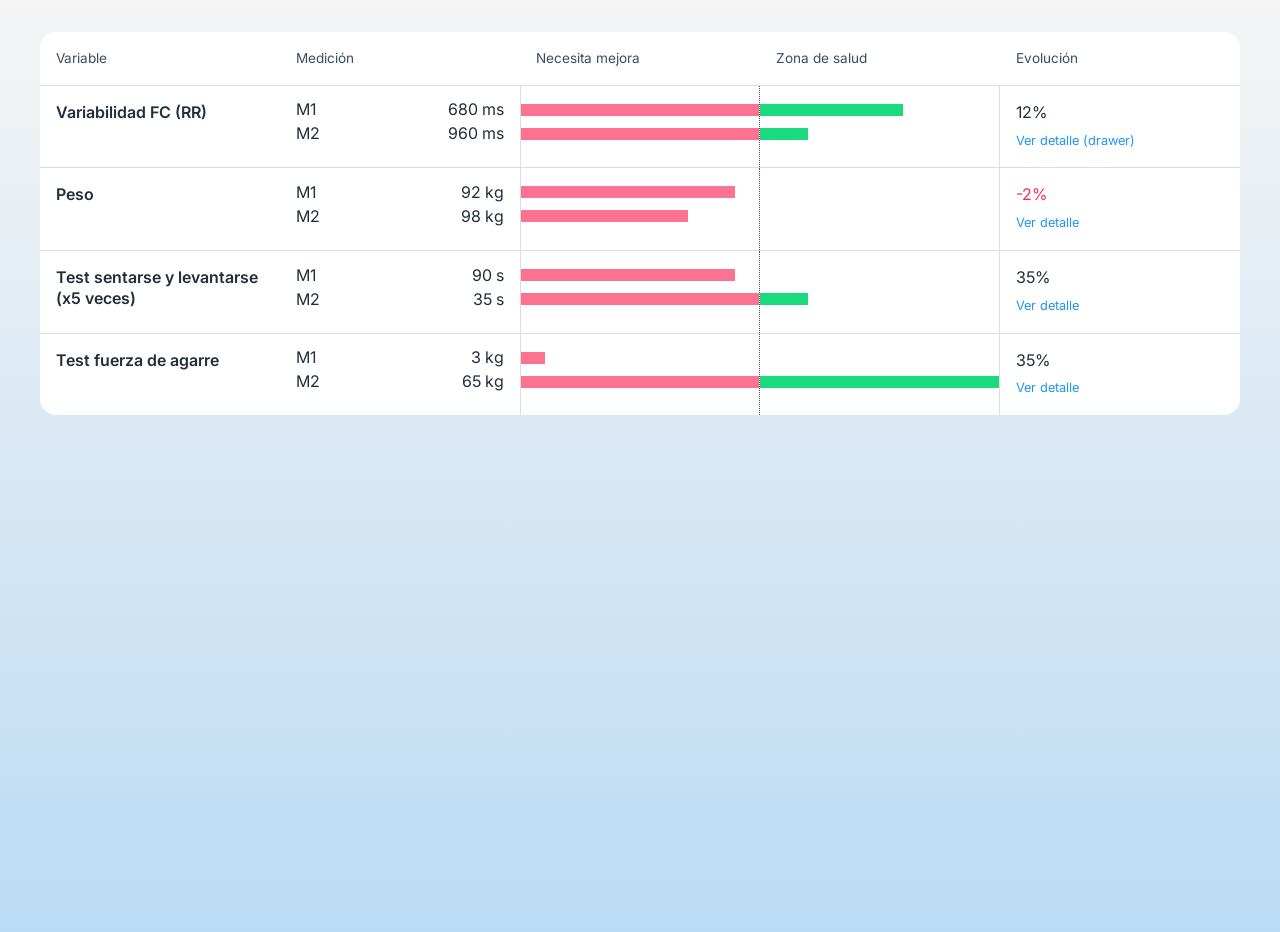
<file: index.html>
<!DOCTYPE html>
<html>
    <head>
    <title>Sensorfit4heart</title>
    <meta name="viewport" content="width=device-width, initial-scale=1.0">
    <link rel="stylesheet" href="css/custom.css">
    </head>
    <body>
        <div class="container">
            <div class="variables-table">
                <header class="table-header">
                    <ul class="header-list">
                        <li>Variable</li>
                        <li>Medición</li>
                        <li>Necesita mejora</li>
                        <li>Zona de salud</li>
                        <li>Evolución</li>
                    </ul>
                </header>
                <div class="table-body">
                    <div class="variable">
                        <ul class="body-list">
                            <li class="variable-title">
                                Variabilidad FC (RR)
                            </li>
                            <li>
                                <ul class="measurements-list">
                                    <li>
                                        <p class="measurement-title">
                                            M1
                                        </p>
                                        <p class="measuremente-value">
                                            680 ms
                                        </p>
                                    </li>
                                    <li>
                                        <p class="measurement-title">
                                            M2
                                        </p>
                                        <p class="measuremente-value">
                                            960 ms
                                        </p>
                                    </li>
                                </ul>
                            </li>
                            <li class="has-border-left">
                                <ul class="measurements-list">
                                    <li>
                                        <div class="progress is-error" style="width: 100%;"></div>
                                    </li>
                                    <li>
                                        <div class="progress is-error" style="width:100%"></div>
                                    </li>
                                </ul>
                            </li>
                            <li class="has-border-right">
                                <ul class="measurements-list">
                                    <li>
                                        <div class="progress is-success" style="width: 60%;"></div>
                                    </li>
                                    <li>
                                        <div class="progress is-success" style="width:20%"></div>
                                    </li>
                                </ul>
                            </li>
                            <li>
                                <p class="evolution">12%</p>
                                <p class="link is-small">
                                    <a href="#">Ver detalle (drawer)</a>
                                </p>
                            </li>
                        </ul>
                    </div><!-- variable -->
                    <div class="variable">
                        <ul class="body-list">
                            <li class="variable-title">
                                Peso
                            </li>
                            <li class="has-measurements">
                                <ul class="measurements-list">
                                    <li>
                                        <p class="measurement-title">
                                            M1
                                        </p>
                                        <p class="measuremente-value">
                                            92 kg
                                        </p>
                                    </li>
                                    <li>
                                        <p class="measurement-title">
                                            M2
                                        </p>
                                        <p class="measuremente-value">
                                            98 kg
                                        </p>
                                    </li>
                                </ul>
                            </li>
                            <li class="has-border-left">
                                <ul class="measurements-list">
                                    <li>
                                        <div class="progress is-error" style="width: 90%;"></div>
                                    </li>
                                    <li>
                                        <div class="progress is-error" style="width:70%"></div>
                                    </li>
                                </ul>
                            </li>
                            <li class="has-border-right">
                                <ul class="measurements-list">
                                    <li>
                                        <div class="progress is-success" style="width: 0;"></div>
                                    </li>
                                    <li>
                                        <div class="progress is-success" style="width:0"></div>
                                    </li>
                                </ul>
                            </li>
                            <li>
                                <p class="evolution is-negative">-2%</p>
                                <p class="link is-small">
                                    <a href="#">Ver detalle</a>
                                </p>
                            </li>
                        </ul>
                    </div><!-- variable -->
                    <div class="variable">
                        <ul class="body-list">
                            <li class="variable-title">
                                Test sentarse y levantarse (x5 veces)
                            </li>
                            <li>
                                <ul class="measurements-list">
                                    <li>
                                        <p class="measurement-title">
                                            M1
                                        </p>
                                        <p class="measuremente-value">
                                            90 s
                                        </p>
                                    </li>
                                    <li>
                                        <p class="measurement-title">
                                            M2
                                        </p>
                                        <p class="measuremente-value">
                                            35 s
                                        </p>
                                    </li>
                                </ul>
                            </li>
                            <li class="has-border-left">
                                <ul class="measurements-list">
                                    <li>
                                        <div class="progress is-error" style="width: 90%;"></div>
                                    </li>
                                    <li>
                                        <div class="progress is-error" style="width:100%"></div>
                                    </li>
                                </ul>
                            </li>
                            <li class="has-border-right">
                                <ul class="measurements-list">
                                    <li>
                                        <div class="progress is-success" style="width: 0;"></div>
                                    </li>
                                    <li>
                                        <div class="progress is-success" style="width:20%"></div>
                                    </li>
                                </ul>
                            </li>
                            <li>
                                <p class="evolution">35%</p>
                                <p class="link is-small">
                                    <a href="#">Ver detalle</a>
                                </p>
                            </li>
                        </ul>
                    </div><!-- variable -->
                    <div class="variable">
                        <ul class="body-list">
                            <li class="variable-title">
                                Test fuerza de agarre 
                            </li>
                            <li>
                                <ul class="measurements-list">
                                    <li>
                                        <p class="measurement-title">
                                            M1
                                        </p>
                                        <p class="measuremente-value">
                                            3 kg
                                        </p>
                                    </li>
                                    <li>
                                        <p class="measurement-title">
                                            M2
                                        </p>
                                        <p class="measuremente-value">
                                            65 kg
                                        </p>
                                    </li>
                                </ul>
                            </li>
                            <li class="has-border-left">
                                <ul class="measurements-list">
                                    <li>
                                        <div class="progress is-error" style="width: 10%;"></div>
                                    </li>
                                    <li>
                                        <div class="progress is-error" style="width:100%"></div>
                                    </li>
                                </ul>
                            </li>
                            <li class="has-border-right">
                                <ul class="measurements-list">
                                    <li>
                                        <div class="progress is-success" style="width: 0;"></div>
                                    </li>
                                    <li>
                                        <div class="progress is-success" style="width:100%"></div>
                                    </li>
                                </ul>
                            </li>
                            <li>
                                <p class="evolution">35%</p>
                                <p class="link is-small">
                                    <a href="#">Ver detalle</a>
                                </p>
                            </li>
                        </ul>
                    </div><!-- variable -->
                </div><!-- table-body -->
            </div><!-- variables-table -->
        </div><!-- container -->
    </body>
</html>
</file>
<file: css/custom.css>
/*! minireset.css v0.0.6 | MIT License | github.com/jgthms/minireset.css */@import url("https://fonts.googleapis.com/css2?family=Inter:wght@400;500&display=swap");html,body,p,ol,ul,li,dl,dt,dd,blockquote,figure,fieldset,legend,textarea,pre,iframe,hr,h1,h2,h3,h4,h5,h6{margin:0;padding:0}h1,h2,h3,h4,h5,h6{font-size:100%;font-weight:normal}ul{list-style:none}button,input,select{margin:0}html{box-sizing:border-box}*,*::before,*::after{box-sizing:inherit}img,video{height:auto;max-width:100%}iframe{border:0}table{border-collapse:collapse;border-spacing:0}td,th{padding:0}.is-hidden-mobile{display:none}@media (min-width: 48em){.is-hidden-mobile{display:block}}body{font-size:1rem;line-height:130%;color:#202F3B;background:linear-gradient(180deg, #f5f5f5 0%, #bbdbf4 100%);font-family:"Inter", sans-serif;font-weight:400;font-style:normal;min-height:100vh}.container{margin:0 1rem;max-width:1200px}@media (min-width: 48em){.container{margin:0 auto}}.variables-table{margin:2rem auto;background-color:#fff;border-radius:1rem;font-size:.85rem}@media (min-width: 48em){.variables-table{font-size:1rem}}.variables-table .table-header ul,.variables-table .table-body ul{margin:0;padding:0;list-style:none;display:flex;gap:0;justify-content:space-between}.variables-table .table-header{font-size:.85rem;color:#364f65;border-bottom:1px solid #ddd;display:none}@media (min-width: 48em){.variables-table .table-header{display:block}}.variables-table .header-list li,.variables-table .body-list li{padding:1rem;width:25%}@media (min-width: 48em){.variables-table .header-list li,.variables-table .body-list li{width:20%}}.variables-table .table-body .body-list{flex-wrap:wrap}@media (min-width: 48em){.variables-table .table-body .body-list{flex-wrap:nowrap}}.variables-table .table-body .body-list li.has-border-left{border-left:1px solid #ddd;border-right:1px dotted #364f65;padding-left:0;padding-right:0}.variables-table .table-body .body-list li.has-border-right{border-right:1px solid #ddd;padding-left:0;padding-right:0}.variables-table .table-body .body-list li.variable-title{width:100%}@media (min-width: 48em){.variables-table .table-body .body-list li.variable-title{width:20%}}.variable:not(:last-of-type){border-bottom:1px solid #ddd}.variable .variable-title{font-family:"Inter", sans-serif;font-weight:600;font-style:normal}@media (min-width: 576px){.variable .variable-title{font-size:1rem}}.variable ul.measurements-list{display:flex;flex-direction:column;gap:.5rem}.variable ul.measurements-list li{display:flex;flex-direction:row;gap:1rem;width:auto;padding:0;border:none;height:1.5rem;align-items:center;justify-content:space-between}@media (min-width: 48em){.variable ul.measurements-list li{height:1rem}}.variable ul.measurements-list li .measuremente-value{text-align:right}.progress{display:flex;width:100%;position:relative;height:12px;background-color:#f0f0f0}.progress.is-success{background-color:#19DB7E}.progress.is-error{background-color:#FB7390}.evolution{margin-bottom:.5rem}.evolution.is-negative{color:#f52e59}a{color:#2196F3;text-decoration:none}a:hover,a:active{color:#1c83d7}.is-small{font-size:.8rem}
</file>
